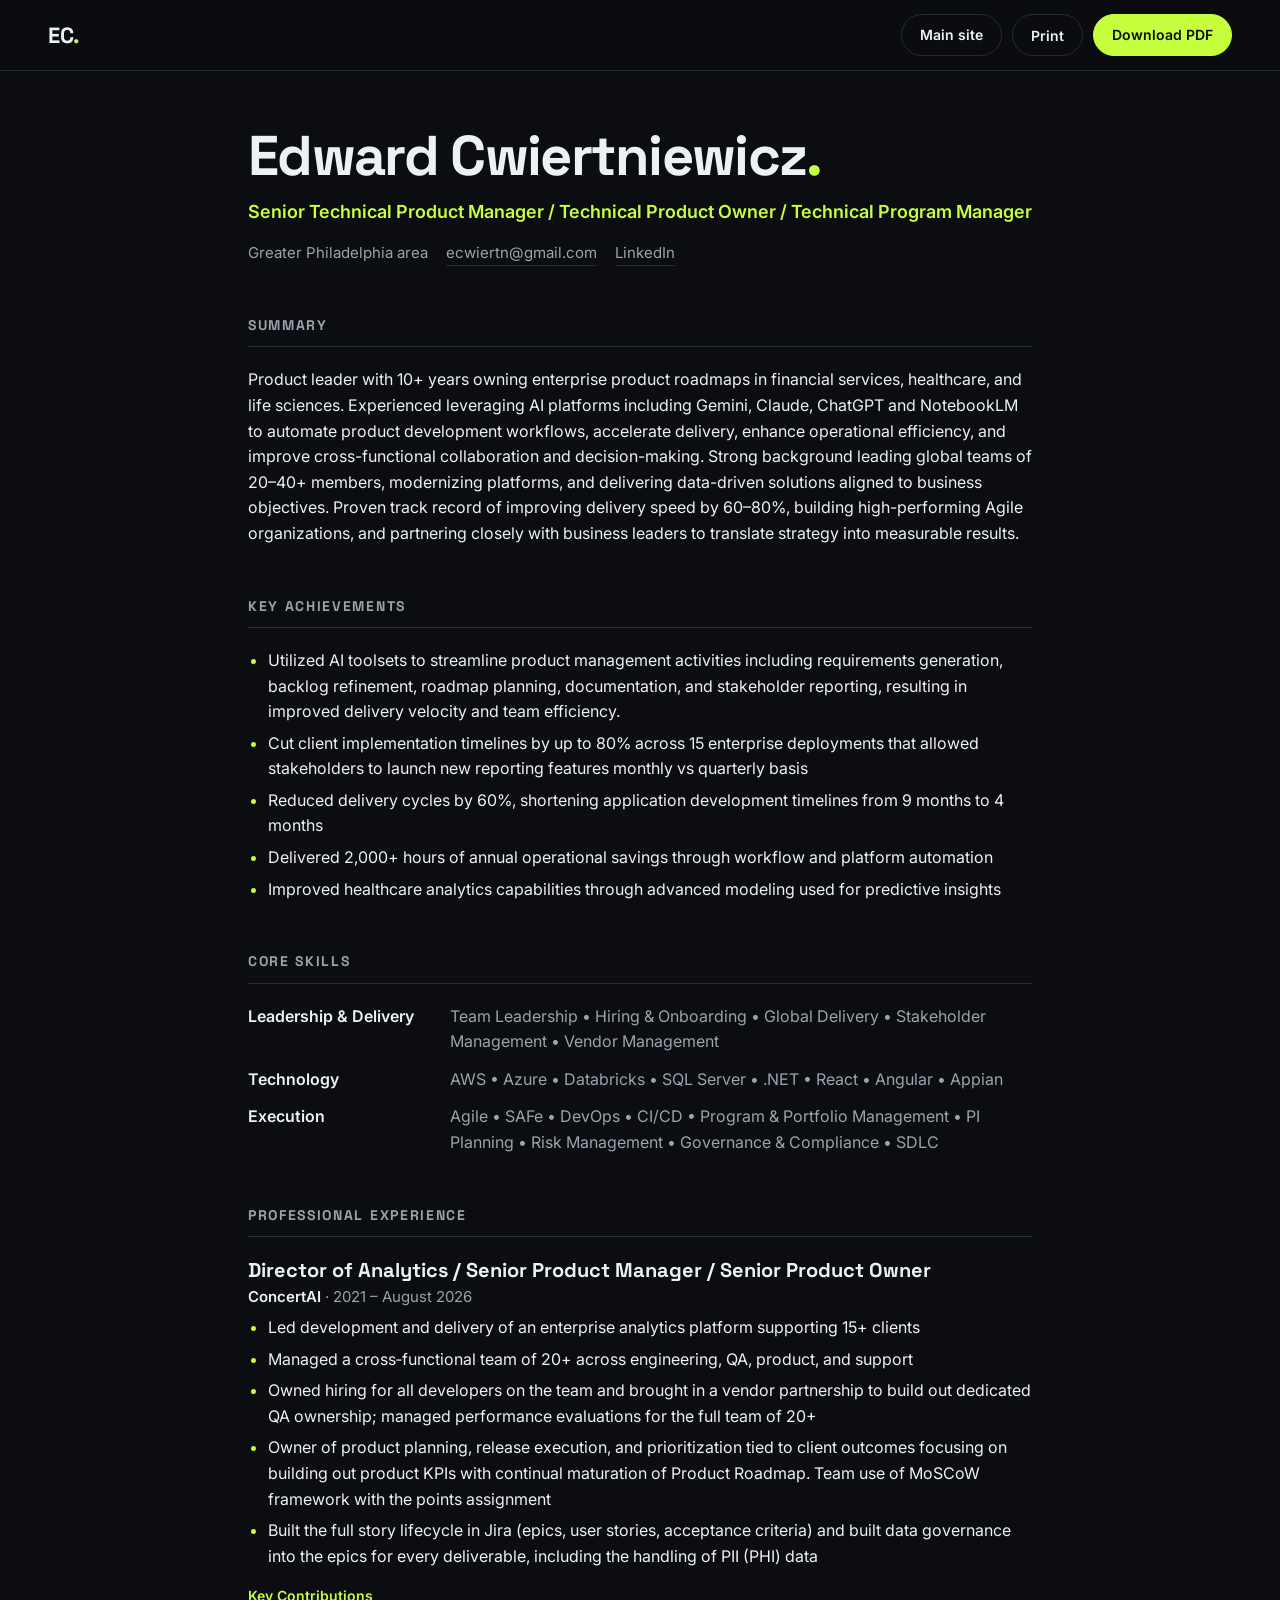
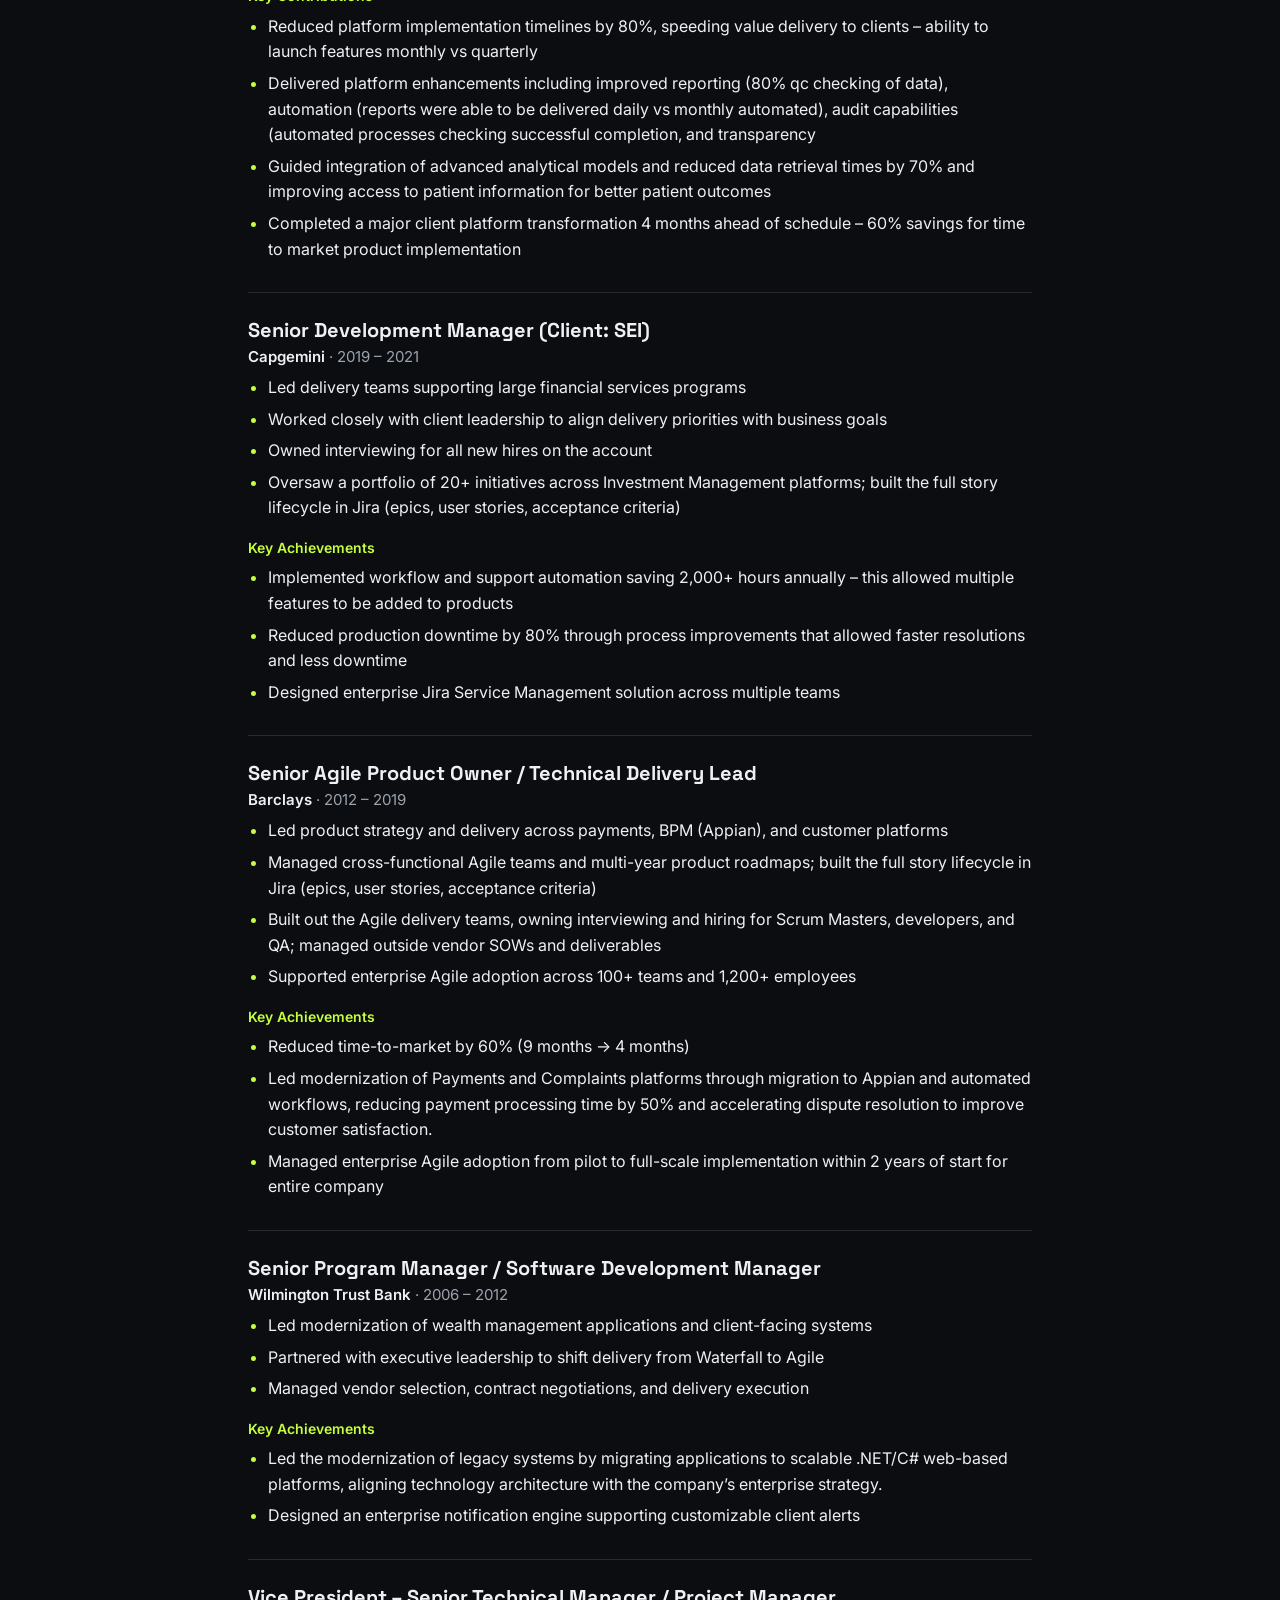
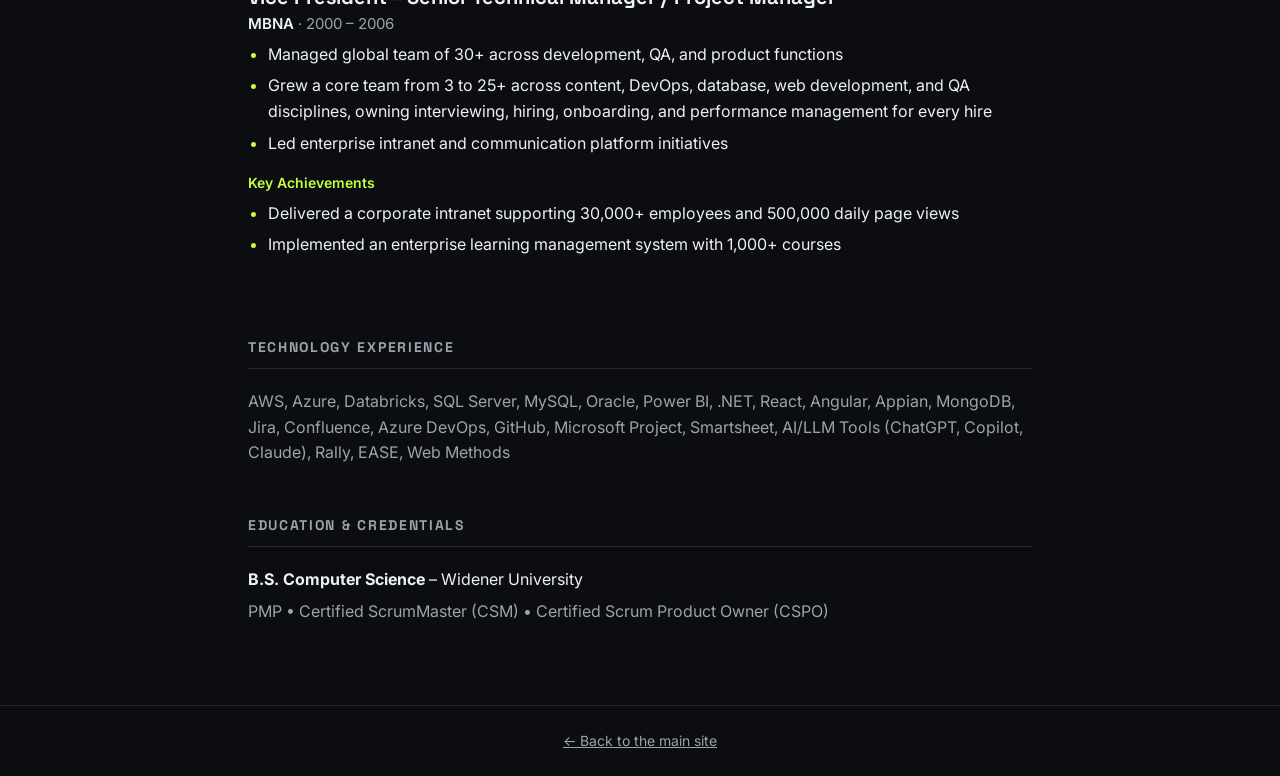
<file: resume/index.html>
<!doctype html>
<html lang="en">
<head>
  <meta charset="utf-8">
  <meta name="viewport" content="width=device-width, initial-scale=1">
  <title>Resume | Edward Cwiertniewicz</title>
  <meta name="description" content="Resume of Edward Cwiertniewicz, Senior Technical Product Manager / Technical Product Owner / Technical Program Manager.">
  <meta property="og:title" content="Resume | Edward Cwiertniewicz">
  <meta property="og:description" content="Senior Technical Product Manager / Technical Product Owner / Technical Program Manager.">
  <link rel="preconnect" href="https://fonts.googleapis.com">
  <link rel="preconnect" href="https://fonts.gstatic.com" crossorigin>
  <link href="https://fonts.googleapis.com/css2?family=Space+Grotesk:wght@500;700&family=Inter:wght@400;500;600&display=swap" rel="stylesheet">
  <link rel="icon" href="data:image/svg+xml,%3Csvg xmlns='http://www.w3.org/2000/svg' viewBox='0 0 64 64'%3E%3Crect width='64' height='64' rx='14' fill='%230b0d10'/%3E%3Ctext x='50%25' y='56%25' text-anchor='middle' dominant-baseline='middle' font-family='Arial' font-weight='700' font-size='30' fill='%23c6ff3d'%3EEC%3C/text%3E%3C/svg%3E">
  <style>
    :root {
      --bg: #0b0d10;
      --card: #12151a;
      --line: #262b33;
      --text: #eef1f4;
      --muted: #9aa3ae;
      --accent: #c6ff3d;
      --accent-ink: #0b0d10;
      --display: "Space Grotesk", system-ui, sans-serif;
      --body: "Inter", system-ui, sans-serif;
    }
    * { box-sizing: border-box; margin: 0; padding: 0; }
    body { background: var(--bg); color: var(--text); font-family: var(--body); font-size: 16px; line-height: 1.6; -webkit-font-smoothing: antialiased; }
    a { color: inherit; }
    ::selection { background: var(--accent); color: var(--accent-ink); }

    .bar { position: sticky; top: 0; z-index: 10; display: flex; align-items: center; justify-content: space-between; gap: 12px; padding: 14px clamp(16px, 4vw, 48px); background: rgba(11,13,16,.85); backdrop-filter: blur(12px); border-bottom: 1px solid var(--line); }
    .logo { font-family: var(--display); font-weight: 700; font-size: 22px; text-decoration: none; letter-spacing: -.02em; }
    .logo span { color: var(--accent); }
    .bar-actions { display: flex; gap: 10px; flex-wrap: wrap; }
    .btn { display: inline-flex; align-items: center; padding: 9px 18px; border-radius: 999px; font-weight: 600; font-size: 14px; text-decoration: none; border: 1px solid var(--line); background: none; color: var(--text); cursor: pointer; font-family: var(--body); }
    .btn:hover { border-color: var(--text); }
    .btn.primary { background: var(--accent); color: var(--accent-ink); border-color: var(--accent); }

    .page { max-width: 880px; margin: 0 auto; padding: 56px clamp(16px, 4vw, 48px) 80px; }
    header.top h1 { font-family: var(--display); font-size: clamp(36px, 6vw, 56px); line-height: 1.05; letter-spacing: -.03em; }
    header.top h1 .dot { color: var(--accent); }
    .title { margin-top: 12px; font-size: 18px; font-weight: 600; color: var(--accent); }
    .contact { margin-top: 14px; display: flex; flex-wrap: wrap; gap: 6px 18px; color: var(--muted); font-size: 15px; }
    .contact a { text-decoration: none; border-bottom: 1px solid var(--line); }
    .contact a:hover { color: var(--text); border-color: var(--text); }

    section { margin-top: 48px; }
    h2 { font-family: var(--display); font-size: 14px; font-weight: 700; letter-spacing: .12em; text-transform: uppercase; color: var(--muted); padding-bottom: 10px; border-bottom: 1px solid var(--line); margin-bottom: 20px; }
    p.summary { color: var(--text); }
    ul { padding-left: 20px; }
    li { margin: 6px 0; }
    li::marker { color: var(--accent); }

    .skills { display: grid; gap: 12px; }
    .skills div { display: grid; grid-template-columns: 190px 1fr; gap: 12px; }
    .skills dt { font-weight: 600; }
    .skills dd { color: var(--muted); }

    .job { padding: 24px 0; border-bottom: 1px solid var(--line); }
    .job:first-of-type { padding-top: 0; }
    .job:last-child { border-bottom: 0; }
    .job h3 { font-family: var(--display); font-size: 20px; line-height: 1.3; }
    .meta { color: var(--muted); font-size: 15px; margin-top: 2px; }
    .meta strong { color: var(--text); font-weight: 600; }
    h4 { font-size: 14px; font-weight: 600; color: var(--accent); margin: 16px 0 4px; }

    .tech { color: var(--muted); }
    .edu p + p { margin-top: 6px; color: var(--muted); }

    footer { border-top: 1px solid var(--line); padding: 24px clamp(16px, 4vw, 48px); color: var(--muted); font-size: 14px; text-align: center; }

    @media (max-width: 600px) {
      .skills div { grid-template-columns: 1fr; gap: 2px; }
      .bar-actions .hide-sm { display: none; }
    }

    @media print {
      :root { --bg: #fff; --text: #111; --muted: #444; --line: #ccc; --accent: #111; }
      body { font-size: 11pt; }
      .bar, footer { display: none; }
      .page { padding: 0; max-width: none; }
      section { margin-top: 22px; break-inside: auto; }
      .job { break-inside: avoid; padding: 12px 0; }
      a { border: 0 !important; }
    }
  </style>
</head>
<body>

<div class="bar">
  <a class="logo" href="../">EC<span>.</span></a>
  <div class="bar-actions">
    <a class="btn hide-sm" href="../">Main site</a>
    <button class="btn" onclick="window.print()">Print</button>
    <a class="btn primary" href="../Ed-Cwiertniewicz-Resume.pdf" download>Download PDF</a>
  </div>
</div>

<main class="page">

  <header class="top">
    <h1>Edward Cwiertniewicz<span class="dot">.</span></h1>
    <p class="title">Senior Technical Product Manager / Technical Product Owner / Technical Program Manager</p>
    <p class="contact">
      <span>Greater Philadelphia area</span>
      <a href="mailto:ecwiertn@gmail.com">ecwiertn@gmail.com</a>
      <a href="https://www.linkedin.com/in/ed-cwiertniewicz-21b5a24/" target="_blank" rel="noopener">LinkedIn</a>
    </p>
  </header>

  <section>
    <h2>Summary</h2>
    <p class="summary">Product leader with 10+ years owning enterprise product roadmaps in financial services, healthcare, and life sciences. Experienced leveraging AI platforms including Gemini, Claude, ChatGPT and NotebookLM to automate product development workflows, accelerate delivery, enhance operational efficiency, and improve cross-functional collaboration and decision-making. Strong background leading global teams of 20–40+ members, modernizing platforms, and delivering data-driven solutions aligned to business objectives. Proven track record of improving delivery speed by 60–80%, building high-performing Agile organizations, and partnering closely with business leaders to translate strategy into measurable results.</p>
  </section>

  <section>
    <h2>Key Achievements</h2>
    <ul>
      <li>Utilized AI toolsets to streamline product management activities including requirements generation, backlog refinement, roadmap planning, documentation, and stakeholder reporting, resulting in improved delivery velocity and team efficiency.</li>
      <li>Cut client implementation timelines by up to 80% across 15 enterprise deployments that allowed stakeholders to launch new reporting features monthly vs quarterly basis</li>
      <li>Reduced delivery cycles by 60%, shortening application development timelines from 9 months to 4 months</li>
      <li>Delivered 2,000+ hours of annual operational savings through workflow and platform automation</li>
      <li>Improved healthcare analytics capabilities through advanced modeling used for predictive insights</li>
    </ul>
  </section>

  <section>
    <h2>Core Skills</h2>
    <dl class="skills">
      <div><dt>Leadership &amp; Delivery</dt><dd>Team Leadership • Hiring &amp; Onboarding • Global Delivery • Stakeholder Management • Vendor Management</dd></div>
      <div><dt>Technology</dt><dd>AWS • Azure • Databricks • SQL Server • .NET • React • Angular • Appian</dd></div>
      <div><dt>Execution</dt><dd>Agile • SAFe • DevOps • CI/CD • Program &amp; Portfolio Management • PI Planning • Risk Management • Governance &amp; Compliance • SDLC</dd></div>
    </dl>
  </section>

  <section>
    <h2>Professional Experience</h2>

    <article class="job">
      <h3>Director of Analytics / Senior Product Manager / Senior Product Owner</h3>
      <p class="meta"><strong>ConcertAI</strong> · 2021 – August 2026</p>
      <ul>
        <li>Led development and delivery of an enterprise analytics platform supporting 15+ clients</li>
        <li>Managed a cross‑functional team of 20+ across engineering, QA, product, and support</li>
        <li>Owned hiring for all developers on the team and brought in a vendor partnership to build out dedicated QA ownership; managed performance evaluations for the full team of 20+</li>
        <li>Owner of product planning, release execution, and prioritization tied to client outcomes focusing on building out product KPIs with continual maturation of Product Roadmap. Team use of MoSCoW framework with the points assignment</li>
        <li>Built the full story lifecycle in Jira (epics, user stories, acceptance criteria) and built data governance into the epics for every deliverable, including the handling of PII (PHI) data</li>
      </ul>
      <h4>Key Contributions</h4>
      <ul>
        <li>Reduced platform implementation timelines by 80%, speeding value delivery to clients – ability to launch features monthly vs quarterly</li>
        <li>Delivered platform enhancements including improved reporting (80% qc checking of data), automation (reports were able to be delivered daily vs monthly automated), audit capabilities (automated processes checking successful completion, and transparency</li>
        <li>Guided integration of advanced analytical models and reduced data retrieval times by 70% and improving access to patient information for better patient outcomes</li>
        <li>Completed a major client platform transformation 4 months ahead of schedule – 60% savings for time to market product implementation</li>
      </ul>
    </article>

    <article class="job">
      <h3>Senior Development Manager (Client: SEI)</h3>
      <p class="meta"><strong>Capgemini</strong> · 2019 – 2021</p>
      <ul>
        <li>Led delivery teams supporting large financial services programs</li>
        <li>Worked closely with client leadership to align delivery priorities with business goals</li>
        <li>Owned interviewing for all new hires on the account</li>
        <li>Oversaw a portfolio of 20+ initiatives across Investment Management platforms; built the full story lifecycle in Jira (epics, user stories, acceptance criteria)</li>
      </ul>
      <h4>Key Achievements</h4>
      <ul>
        <li>Implemented workflow and support automation saving 2,000+ hours annually – this allowed multiple features to be added to products</li>
        <li>Reduced production downtime by 80% through process improvements that allowed faster resolutions and less downtime</li>
        <li>Designed enterprise Jira Service Management solution across multiple teams</li>
      </ul>
    </article>

    <article class="job">
      <h3>Senior Agile Product Owner / Technical Delivery Lead</h3>
      <p class="meta"><strong>Barclays</strong> · 2012 – 2019</p>
      <ul>
        <li>Led product strategy and delivery across payments, BPM (Appian), and customer platforms</li>
        <li>Managed cross-functional Agile teams and multi-year product roadmaps; built the full story lifecycle in Jira (epics, user stories, acceptance criteria)</li>
        <li>Built out the Agile delivery teams, owning interviewing and hiring for Scrum Masters, developers, and QA; managed outside vendor SOWs and deliverables</li>
        <li>Supported enterprise Agile adoption across 100+ teams and 1,200+ employees</li>
      </ul>
      <h4>Key Achievements</h4>
      <ul>
        <li>Reduced time-to-market by 60% (9 months → 4 months)</li>
        <li>Led modernization of Payments and Complaints platforms through migration to Appian and automated workflows, reducing payment processing time by 50% and accelerating dispute resolution to improve customer satisfaction.</li>
        <li>Managed enterprise Agile adoption from pilot to full-scale implementation within 2 years of start for entire company</li>
      </ul>
    </article>

    <article class="job">
      <h3>Senior Program Manager / Software Development Manager</h3>
      <p class="meta"><strong>Wilmington Trust Bank</strong> · 2006 – 2012</p>
      <ul>
        <li>Led modernization of wealth management applications and client-facing systems</li>
        <li>Partnered with executive leadership to shift delivery from Waterfall to Agile</li>
        <li>Managed vendor selection, contract negotiations, and delivery execution</li>
      </ul>
      <h4>Key Achievements</h4>
      <ul>
        <li>Led the modernization of legacy systems by migrating applications to scalable .NET/C# web-based platforms, aligning technology architecture with the company’s enterprise strategy.</li>
        <li>Designed an enterprise notification engine supporting customizable client alerts</li>
      </ul>
    </article>

    <article class="job">
      <h3>Vice President – Senior Technical Manager / Project Manager</h3>
      <p class="meta"><strong>MBNA</strong> · 2000 – 2006</p>
      <ul>
        <li>Managed global team of 30+ across development, QA, and product functions</li>
        <li>Grew a core team from 3 to 25+ across content, DevOps, database, web development, and QA disciplines, owning interviewing, hiring, onboarding, and performance management for every hire</li>
        <li>Led enterprise intranet and communication platform initiatives</li>
      </ul>
      <h4>Key Achievements</h4>
      <ul>
        <li>Delivered a corporate intranet supporting 30,000+ employees and 500,000 daily page views</li>
        <li>Implemented an enterprise learning management system with 1,000+ courses</li>
      </ul>
    </article>
  </section>

  <section>
    <h2>Technology Experience</h2>
    <p class="tech">AWS, Azure, Databricks, SQL Server, MySQL, Oracle, Power BI, .NET, React, Angular, Appian, MongoDB, Jira, Confluence, Azure DevOps, GitHub, Microsoft Project, Smartsheet, AI/LLM Tools (ChatGPT, Copilot, Claude), Rally, EASE, Web Methods</p>
  </section>

  <section class="edu">
    <h2>Education &amp; Credentials</h2>
    <p><strong>B.S. Computer Science</strong> – Widener University</p>
    <p>PMP • Certified ScrumMaster (CSM) • Certified Scrum Product Owner (CSPO)</p>
  </section>

</main>

<footer>
  <a href="../">← Back to the main site</a>
</footer>

</body>
</html>
</file>
